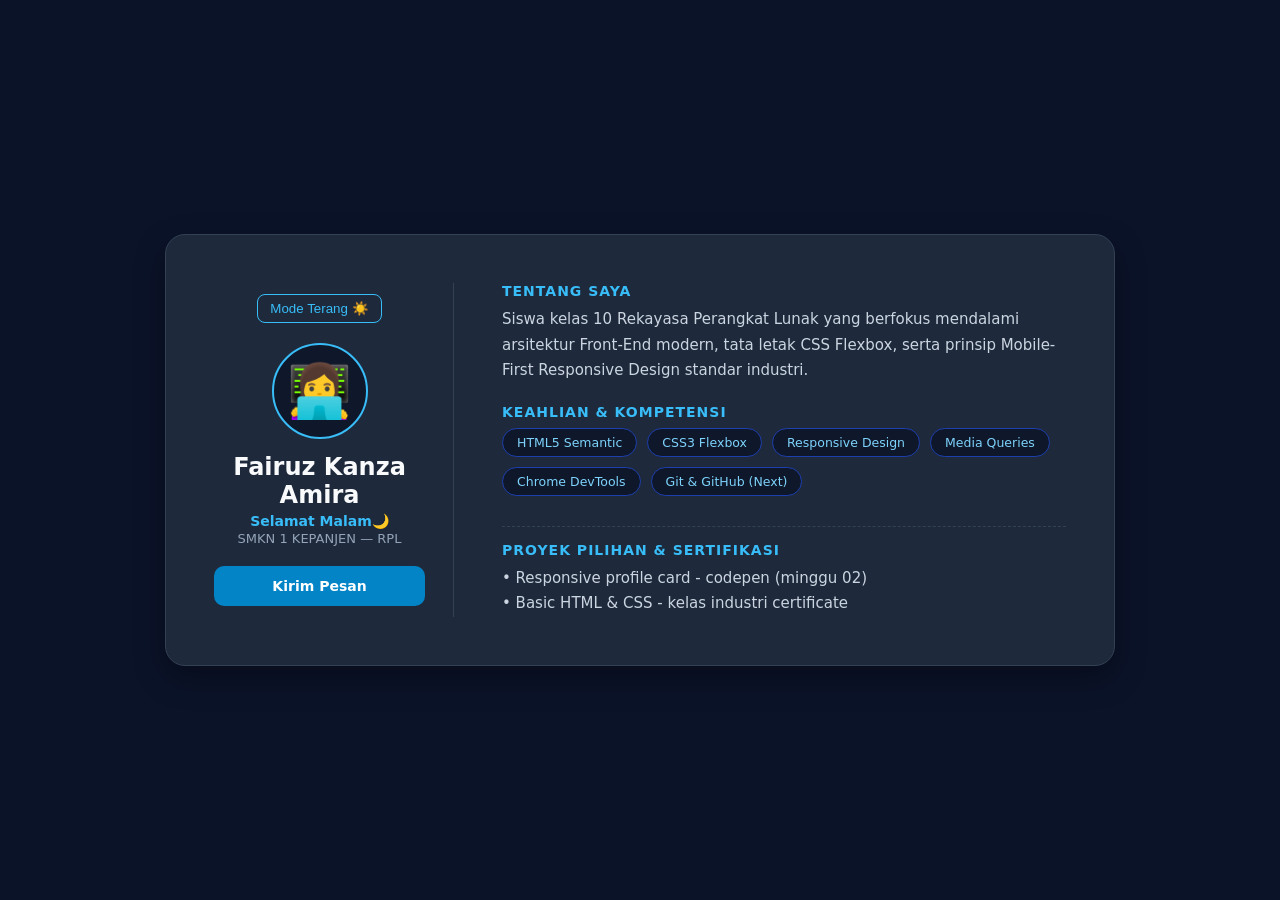
<file: index.html>
<!DOCTYPE html>
<html lang="id">
<head>
  <meta charset="UTF-8">
  <meta name="viewport" content="width=device-width, initial-scale=1.0">
  <link rel="stylesheet" href="style.css">
  <title>Digital Responsive - Fairuz Kanza Amira</title>
</head>
<body>

  <main class="page-wrapper">
    <!-- Kartu Profil Utama -->
    <article class="profile-card">

      <!-- Kolom Kiri / Header Profil -->
      <header class="card-aside">
        <button id="btnToggleTema" class="btn-tema">
          Mode Terang ☀️
        </button>
        <!-- id="avatarProfil" untuk tantangan animasi putar avatar -->
        <div id="avatarProfil" class="avatar-box">
          <span class="avatar-icon">👩‍💻</span>
        </div>
        <h1 class="student-name">Fairuz Kanza Amira</h1>
        
        <!-- id="roleSiswa" untuk tantangan greeting ucapan otomatis -->
        <p id="roleSiswa" class="student-role">Junior Web Developer</p>
        
        <p class="student-school">SMKN 1 KEPANJEN — RPL</p>
        
        <!-- id="btnKontak" sudah disamakan persis dengan kode index.js -->
        <a href="#" id="btnKontak" class="btn-contact">Kirim Pesan</a>
      </header>

      <!-- Kolom Kanan / Konten Detail -->
      <section class="card-content">
        <div class="bio-section">
          <h2 class="section-heading">Tentang Saya</h2>
          <p class="bio-text">
            Siswa kelas 10 Rekayasa Perangkat Lunak yang berfokus mendalami
            arsitektur Front-End modern, tata letak CSS Flexbox, serta prinsip
            Mobile-First Responsive Design standar industri.
          </p>
        </div>

        <div class="skills-section">
          <h2 class="section-heading">Keahlian & Kompetensi</h2>
          <div class="skill-matrix">
            <div class="skill-badge">HTML5 Semantic</div>
            <div class="skill-badge">CSS3 Flexbox</div>
            <div class="skill-badge">Responsive Design</div>
            <div class="skill-badge">Media Queries</div>
            <div class="skill-badge">Chrome DevTools</div>
            <div class="skill-badge">Git & GitHub (Next)</div>
          </div>
        </div>

        <!-- Tantangan: Section baru -->
        <div class="extra-section">
          <h2 class="section-heading">Proyek Pilihan & Sertifikasi</h2>
          <p class="bio-text">
             • Responsive profile card - codepen (minggu 02)<br>
             • Basic HTML & CSS - kelas industri certificate
          </p>
        </div>
       </section>

      </article>
     </main>

      <!-- Modal Popup Kontak (Tersembunyi secara default) -->
      <div id="modalKontak" class="modal-overlay">
        <div class="modal-box">
          <h2>Kirim Pesan</h2>
          <p>Silahkan hubungi saya melalui email: fairuzkanza962@gmail.com</p>
          <!-- Ditambahkan teks "Tutup" agar tombolnya memiliki wujud -->
          <button id="btnTutupModal" class="btn-tutup">Tutup</button>
        </div>
      </div>
  
  <!-- SCRIPT PINDAH KE SINI: Menjamin JavaScript membaca seluruh ID di atas tanpa error -->
  <script src="script.js"></script>
</body>
</html>
</file>
<file: style.css>
/* ===== 1. RESET & VARIABEL GLOBAL ===== */
* {
    margin: 0;
    padding: 0;
    box-sizing: border-box;
}

body {
    font-family: 'Segoe UI', system-ui, -apple-system, sans-serif;
    background-color: #0b1329; /* Latar gelap modern */
    color: #e2e8f0;
    min-height: 100vh;
    display: flex;
    justify-content: center;
    align-items: center;
    padding: 16px;
}

.page-wrapper {
    width: 100%;
    max-width: 820px;
}

/* ===== 2. KARTU PROFIL (MOBILE: COLUMN) ===== */
.profile-card {
    background-color: #1e293b;
    border: 1px solid #334155;
    border-radius: 20px;
    padding: 24px;
    box-shadow: 0 12px 30px rgba(0, 0, 0, 0.35);
    display: flex;
    flex-direction: column; /* Bertumpuk vertikal di HP */
    gap: 24px;
}

/* ===== 3. BAGIAN ASIDE / HEADER PROFIL ===== */
.card-aside {
    display: flex;
    flex-direction: column;
    align-items: center;
    text-align: center;
    padding-bottom: 20px;
    border-bottom: 1px solid #334155;
}

.avatar-box {
    width: 84px;
    height: 84px;
    background: #0f172a;
    border: 2px solid #38bdf8;
    border-radius: 50%;
    display: flex;
    justify-content: center;
    align-items: center;
    font-size: 46px;
    margin-bottom: 14px;
    cursor: pointer;
    /* TANTANGAN: Efek transisi pada avatar */
    transition: transform 0.3s ease;
    transform-origin: center;
}

.putar-avatar {
    animation: putar-avatar 0.9s cubic-bezier(0.22, 1, 0.36, 1) forwards;
}

@keyframes putar-avatar {
    0% {
        transform: rotate(0deg) scale(1);
    }
    50% {
        transform: rotate(180deg) scale(1.06);
    }
    100% {
        transform: rotate(360deg) scale(1);
    }
}

/* TANTANGAN: Hover avatar membesar */
.avatar-box:hover {
    transform: scale(1.08);
}

.student-name {
    font-size: 22px;
    color: #f8fafc;
    font-weight: 700;
}

.student-role {
    color: #38bdf8;
    font-size: 14px;
    font-weight: 600;
    margin-top: 4px;
}

.student-school {
    color: #94a3b8;
    font-size: 13px;
    margin-top: 2px;
}

.btn-contact {
    margin-top: 16px;
    display: inline-block;
    width: 100%; /* Tombol lebar penuh di HP */
    text-align: center;
    background-color: #0284c7;
    color: #ffffff;
    text-decoration: none;
    padding: 12px 20px;
    border-radius: 10px;
    font-weight: 600;
    font-size: 14px;
    transition: all 0.2s ease;
}

.btn-contact:hover {
    background-color: #0369a1;
    transform: translateY(-2px);
}

/* ===== 4. BAGIAN KONTEN DETAIL ===== */
.card-content {
    display: flex;
    flex-direction: column;
    gap: 20px;
}

.section-heading {
    font-size: 14px;
    color: #38bdf8;
    text-transform: uppercase;
    letter-spacing: 1px;
    margin-bottom: 8px;
    font-weight: 700;
}

.bio-text {
    font-size: 14px;
    line-height: 1.7;
    color: #cbd5e1;
}

/* Skill Matrix dengan Flex Wrap */
.skill-matrix {
    display: flex;
    flex-wrap: wrap; /* Otomatis turun baris jika layar sempit */
    gap: 10px;
}

.skill-badge {
    background-color: #0f172a;
    border: 1px solid #1e40af;
    color: #7dd3fc;
    padding: 6px 14px;
    border-radius: 20px;
    font-size: 12.5px;
    font-weight: 500;
    /* TANTANGAN: Efek transisi pada badge */
    transition: all 0.2s ease; 
}

/* TANTANGAN: Hover badge bergeser ke atas */
.skill-badge:hover {
    border-color: #38bdf8;
    background-color: #1e293b;
    transform: translateY(-3px); 
}

/* Sembunyikan section extra secara default di mobile */
.extra-section {
    display: none;
}

/* ===== 5. MEDIA QUERIES: TABLET & DESKTOP (>= 680px) ===== */
@media screen and (min-width: 680px) {
    body {
        padding: 32px;
    }

    .profile-card {
        flex-direction: row; /* Berubah menjadi 2 Kolom Berdampingan */
        align-items: stretch;
        padding: 36px;
        gap: 36px;
    }

    .card-aside {
        width: 240px; /* Lebar tetap untuk kolom aside di desktop */
        flex-shrink: 0;
        padding-bottom: 0;
        padding-right: 28px;
        border-bottom: none; /* Hilangkan garis bawah */
        border-right: 1px solid #334155; /* Ganti dengan garis pembatas vertikal */
        justify-content: center;
    }

    .avatar-box {
        width: 96px;
        height: 96px;
        font-size: 52px;
    }

    .student-name {
        font-size: 24px;
    }

    .btn-contact {
        width: 100%;
        margin-top: 20px;
    }

    .card-content {
        flex: 1; /* Mengisi sisa ruang kosong di sebelah kanan */
        justify-content: center;
    }

    .bio-text {
        font-size: 15px;
    }
}

/* ===== 6. TANTANGAN: BREAKPOINT DESKTOP LEBAR (>= 1024px) ===== */
@media screen and (min-width: 1024px) {
    .page-wrapper {
        max-width: 950px; /* Melebarkan kontainer utama */
    }
    
    .profile-card {
        padding: 48px;
        gap: 48px;
        background-color: #1e293b;
    }

    /* Munculkan section extra khusus di layar lebar */
    .extra-section {
        display: block;
        margin-top: 10px;
        padding-top: 15px;
        border-top: 1px dashed #334155;
    }
}

/* ===== CSS Tombol Toggle ===== */
.btn-tema {
    background: transparent;
    border: 1px solid #38bdf8;
    color: #38bdf8;
    padding: 6px 12px;
    border-radius: 8px;
    cursor: pointer;
    margin-bottom: 20px;
    transition: 0.3s;
}

.btn-tema:hover {
    background: #38bdf8;
    color: #0b1329;
}

/* ===== CSS Light Mode (State) ===== */
/* Ketika body memiliki class .light-mode, timpa warna asslinya */
body.light-mode {
    background-color: #f8fafc;
    color: #0f172a;
}

body.light-mode .profile-card {
    background-color: #ffffff;
    border-color: #cbd5e1;
    box-shadow: 0 10px 25px rgba(0, 0, 0, 0.05);
}

body.light-mode .student-name {
    color: #0f172a;
}

body.light-mode .card-aside {
    border-color: #cbd5e1;
}

/* ===== CSS Modal Popup ===== */
.modal-overlay {
    position: fixed; /* Agar selalu di atas layar */
    top: 0; left: 0; width: 100%; height: 100%;
    background-color: rgba(0, 0, 0, 0.7);
    display: none; /* Sembunyikan dari layar */
    justify-content: center;
    align-items: center;
    z-index: 1000;
}

/* Class aktif untuk menampilkan modal */
.modal-overlay.show {
    display: flex; /* Ubah ke flex agar nampil di tengah */
}

.modal-box {
    background: #1e293b;
    padding: 30px;
    border-radius: 12px;
    text-align: center;
    width: 90%;
    max-width: 400px;
}

.btn-tutup {
    margin-top: 20px;
    background: #ef4444;
    color: white;
    border: none;
    padding: 8px 16px;
    border-radius: 6px;
    cursor: pointer;
}

.modal {
  position: fixed;
  inset: 0;
  display: flex;
  justify-content: center;
  align-items: center;
  background: rgba(0, 0, 0, 0.5);
  opacity: 0;
  visibility: hidden;
  transition: all 0.3s ease;
}

.modal.overlay.show {
  opacity: 1;
  visibility: visible;
}

.modal-box {
  background: #1e293b(53, 51, 89);
  padding: 20px;
  border-radius: 12px;
  transform: translateY(20px) scale(0.95);
  transition: all 0.3s ease;
}

.modal.show .modal-box {
  transform: translateY(0) scale(1);
}

.modal-overlay.show {
    display:flex
}

.putar-avatar {
    animation: putar-avatar 0.9s cubic-bezier(0.22, 1, 0.36, 1) forwards;
}

@keyframes putar-avatar {
   0% { transform: rotate(0deg) scale(1); }
  50% { transform: rotate(180deg) scale(1.06); }
  100% { transform: rotate(360deg) scale(1); }
}

body.light-mode .bio-text,
body.light-mode p,
body.light-mode li {
    color: #334155; /* Mengubah warna semua teks deskripsi menjadi abu-abu gelap agar kontras */
}

body.light-mode .section-heading {
    color: #0284c7; /* Mengubah warna judul section menjadi biru gelap agar tegas */
}

/* Styling skill badge saat Light Mode aktif */
body.light-mode .skill-badge {
    background-color: #f1f5f9; /* Warna background putih keabu-abuan terang */
    color: #0284c7;            /* Warna teks biru */
    border-color: #cbd5e1;     /* Warna garis tepi terang */
}
</file>
<file: modul3.css>
/* ===== 1. RESET & VARIABEL GLOBAL ===== */
* {
    margin: 0;
    padding: 0;
    box-sizing: border-box;
}

body {
    font-family: 'Segoe UI', system-ui, -apple-system, sans-serif;
    background-color: #0b1329; /* Latar gelap modern */
    color: #e2e8f0;
    min-height: 100vh;
    display: flex;
    justify-content: center;
    align-items: center;
    padding: 16px;
}

.page-wrapper {
    width: 100%;
    max-width: 820px;
}

/* ===== 2. KARTU PROFIL (MOBILE: COLUMN) ===== */
.profile-card {
    background-color: #1e293b;
    border: 1px solid #334155;
    border-radius: 20px;
    padding: 24px;
    box-shadow: 0 12px 30px rgba(0, 0, 0, 0.35);
    display: flex;
    flex-direction: column; /* Bertumpuk vertikal di HP */
    gap: 24px;
}

/* ===== 3. BAGIAN ASIDE / HEADER PROFIL ===== */
.card-aside {
    display: flex;
    flex-direction: column;
    align-items: center;
    text-align: center;
    padding-bottom: 20px;
    border-bottom: 1px solid #334155;
}

.avatar-box {
    width: 84px;
    height: 84px;
    background: #0f172a;
    border: 2px solid #38bdf8;
    border-radius: 50%;
    display: flex;
    justify-content: center;
    align-items: center;
    font-size: 46px;
    margin-bottom: 14px;
    cursor: pointer;
    /* TANTANGAN: Efek transisi pada avatar */
    transition: transform 0.3s ease;
    transform-origin: center;
}

.putar-avatar {
    animation: putar-avatar 0.9s cubic-bezier(0.22, 1, 0.36, 1) forwards;
}

@keyframes putar-avatar {
    0% {
        transform: rotate(0deg) scale(1);
    }
    50% {
        transform: rotate(180deg) scale(1.06);
    }
    100% {
        transform: rotate(360deg) scale(1);
    }
}

/* TANTANGAN: Hover avatar membesar */
.avatar-box:hover {
    transform: scale(1.08);
}

.student-name {
    font-size: 22px;
    color: #f8fafc;
    font-weight: 700;
}

.student-role {
    color: #38bdf8;
    font-size: 14px;
    font-weight: 600;
    margin-top: 4px;
}

.student-school {
    color: #94a3b8;
    font-size: 13px;
    margin-top: 2px;
}

.btn-contact {
    margin-top: 16px;
    display: inline-block;
    width: 100%; /* Tombol lebar penuh di HP */
    text-align: center;
    background-color: #0284c7;
    color: #ffffff;
    text-decoration: none;
    padding: 12px 20px;
    border-radius: 10px;
    font-weight: 600;
    font-size: 14px;
    transition: all 0.2s ease;
}

.btn-contact:hover {
    background-color: #0369a1;
    transform: translateY(-2px);
}

/* ===== 4. BAGIAN KONTEN DETAIL ===== */
.card-content {
    display: flex;
    flex-direction: column;
    gap: 20px;
}

.section-heading {
    font-size: 14px;
    color: #38bdf8;
    text-transform: uppercase;
    letter-spacing: 1px;
    margin-bottom: 8px;
    font-weight: 700;
}

.bio-text {
    font-size: 14px;
    line-height: 1.7;
    color: #cbd5e1;
}

/* Skill Matrix dengan Flex Wrap */
.skill-matrix {
    display: flex;
    flex-wrap: wrap; /* Otomatis turun baris jika layar sempit */
    gap: 10px;
}

.skill-badge {
    background-color: #0f172a;
    border: 1px solid #1e40af;
    color: #7dd3fc;
    padding: 6px 14px;
    border-radius: 20px;
    font-size: 12.5px;
    font-weight: 500;
    /* TANTANGAN: Efek transisi pada badge */
    transition: all 0.2s ease; 
}

/* TANTANGAN: Hover badge bergeser ke atas */
.skill-badge:hover {
    border-color: #38bdf8;
    background-color: #1e293b;
    transform: translateY(-3px); 
}

/* Sembunyikan section extra secara default di mobile */
.extra-section {
    display: none;
}

/* ===== 5. MEDIA QUERIES: TABLET & DESKTOP (>= 680px) ===== */
@media screen and (min-width: 680px) {
    body {
        padding: 32px;
    }

    .profile-card {
        flex-direction: row; /* Berubah menjadi 2 Kolom Berdampingan */
        align-items: stretch;
        padding: 36px;
        gap: 36px;
    }

    .card-aside {
        width: 240px; /* Lebar tetap untuk kolom aside di desktop */
        flex-shrink: 0;
        padding-bottom: 0;
        padding-right: 28px;
        border-bottom: none; /* Hilangkan garis bawah */
        border-right: 1px solid #334155; /* Ganti dengan garis pembatas vertikal */
        justify-content: center;
    }

    .avatar-box {
        width: 96px;
        height: 96px;
        font-size: 52px;
    }

    .student-name {
        font-size: 24px;
    }

    .btn-contact {
        width: 100%;
        margin-top: 20px;
    }

    .card-content {
        flex: 1; /* Mengisi sisa ruang kosong di sebelah kanan */
        justify-content: center;
    }

    .bio-text {
        font-size: 15px;
    }
}

/* ===== 6. TANTANGAN: BREAKPOINT DESKTOP LEBAR (>= 1024px) ===== */
@media screen and (min-width: 1024px) {
    .page-wrapper {
        max-width: 950px; /* Melebarkan kontainer utama */
    }
    
    .profile-card {
        padding: 48px;
        gap: 48px;
        background-color: #1e293b;
    }

    /* Munculkan section extra khusus di layar lebar */
    .extra-section {
        display: block;
        margin-top: 10px;
        padding-top: 15px;
        border-top: 1px dashed #334155;
    }
}

/* ===== CSS Tombol Toggle ===== */
.btn-tema {
    background: transparent;
    border: 1px solid #38bdf8;
    color: #38bdf8;
    padding: 6px 12px;
    border-radius: 8px;
    cursor: pointer;
    margin-bottom: 20px;
    transition: 0.3s;
}

.btn-tema:hover {
    background: #38bdf8;
    color: #0b1329;
}

/* ===== CSS Light Mode (State) ===== */
/* Ketika body memiliki class .light-mode, timpa warna asslinya */
body.light-mode {
    background-color: #f8fafc;
    color: #0f172a;
}

body.light-mode .profile-card {
    background-color: #ffffff;
    border-color: #cbd5e1;
    box-shadow: 0 10px 25px rgba(0, 0, 0, 0.05);
}

body.light-mode .student-name {
    color: #0f172a;
}

body.light-mode .card-aside {
    border-color: #cbd5e1;
}

/* ===== CSS Modal Popup ===== */
.modal-overlay {
    position: fixed; /* Agar selalu di atas layar */
    top: 0; left: 0; width: 100%; height: 100%;
    background-color: rgba(0, 0, 0, 0.7);
    display: none; /* Sembunyikan dari layar */
    justify-content: center;
    align-items: center;
    z-index: 1000;
}

/* Class aktif untuk menampilkan modal */
.modal-overlay.show {
    display: flex; /* Ubah ke flex agar nampil di tengah */
}

.modal-box {
    background: #1e293b;
    padding: 30px;
    border-radius: 12px;
    text-align: center;
    width: 90%;
    max-width: 400px;
}

.btn-tutup {
    margin-top: 20px;
    background: #ef4444;
    color: white;
    border: none;
    padding: 8px 16px;
    border-radius: 6px;
    cursor: pointer;
}

.modal {
  position: fixed;
  inset: 0;
  display: flex;
  justify-content: center;
  align-items: center;
  background: rgba(0, 0, 0, 0.5);
  opacity: 0;
  visibility: hidden;
  transition: all 0.3s ease;
}

.modal.overlay.show {
  opacity: 1;
  visibility: visible;
}

.modal-box {
  background: #1e293b(53, 51, 89);
  padding: 20px;
  border-radius: 12px;
  transform: translateY(20px) scale(0.95);
  transition: all 0.3s ease;
}

.modal.show .modal-box {
  transform: translateY(0) scale(1);
}

.modal-overlay.show {
    display:flex
}

.putar-avatar {
    animation: putar-avatar 0.9s cubic-bezier(0.22, 1, 0.36, 1) forwards;
}

@keyframes putar-avatar {
   0% { transform: rotate(0deg) scale(1); }
  50% { transform: rotate(180deg) scale(1.06); }
  100% { transform: rotate(360deg) scale(1); }
}

body.light-mode .bio-text,
body.light-mode p,
body.light-mode li {
    color: #334155; /* Mengubah warna semua teks deskripsi menjadi abu-abu gelap agar kontras */
}

body.light-mode .section-heading {
    color: #0284c7; /* Mengubah warna judul section menjadi biru gelap agar tegas */
}

/* Styling skill badge saat Light Mode aktif */
body.light-mode .skill-badge {
    background-color: #f1f5f9; /* Warna background putih keabu-abuan terang */
    color: #0284c7;            /* Warna teks biru */
    border-color: #cbd5e1;     /* Warna garis tepi terang */
}
</file>
